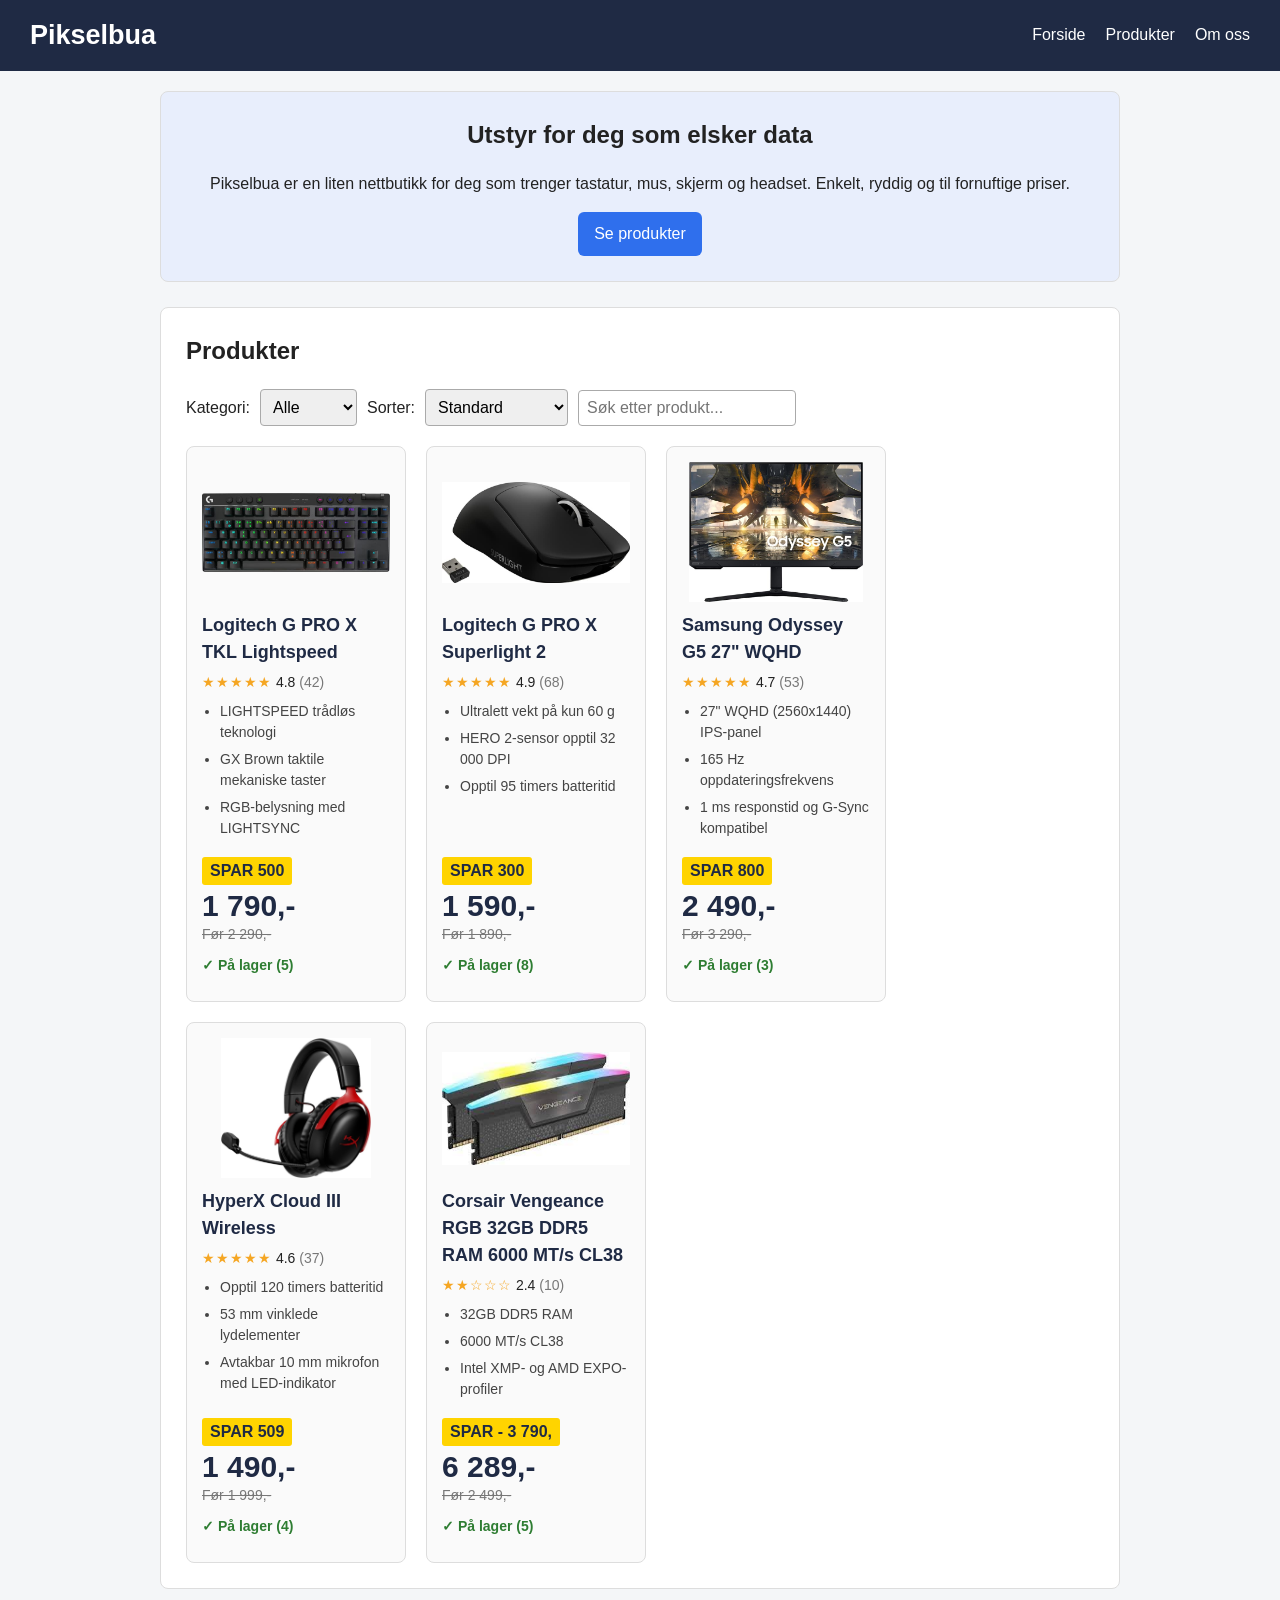
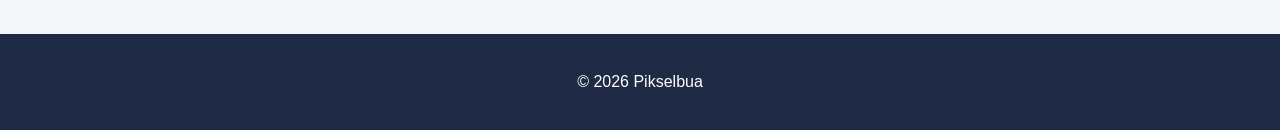
<file: index.html>
<!DOCTYPE html>
<html lang="no">
<head>
    <meta charset="UTF-8">
    <meta name="viewport" content="width=device-width, initial-scale=1.0">
    <title>Pikselbua datautstyr</title>
    <link rel="stylesheet" href="style.css">
</head>
<body>

    <header>
        <a href="index.html" id="logo">Pikselbua</a>
        <nav>
            <a href="#forside">Forside</a>
            <a href="#produkter">Produkter</a>
            <a href="#om-oss">Om oss</a>
        </nav>
    </header>

    <main>

        <section id="forside">
            <h2>Utstyr for deg som elsker data</h2>
            <p>Pikselbua er en liten nettbutikk for deg som trenger tastatur, mus, skjerm og headset. Enkelt, ryddig og til fornuftige priser.</p>
            <a class="knapp-lenke" href="#produkter">Se produkter</a>
        </section>

        <section id="produkter">
            <h2>Produkter</h2>

            <div class="verktoy">
                <label for="kategori">Kategori:</label>
                <select id="kategori">
                    <option value="alle">Alle</option>
                    <option value="tilbehør">Tilbehør</option>
                    <option value="skjerm">Skjerm</option>
                    <option value="lyd">Lyd</option>
                    <option value="ram">RAM</option>
                </select>

                <label for="sortering">Sorter:</label>
                <select id="sortering">
                    <option value="standard">Standard</option>
                    <option value="lav">Pris: lav til høy</option>
                    <option value="høy">Pris: høy til lav</option>
                </select>

                <input type="text" id="sok" placeholder="Søk etter produkt...">
            </div>

            <div id="produktliste" class="produktliste">
                <a href="produkt.html?id=1" class="produkt" data-id="1" data-kategori="tilbehør" data-pris="1790">
                    <img src="bilder/tastatur.jpg" alt="Logitech G PRO X TKL Lightspeed">
                    <h3>Logitech G PRO X TKL Lightspeed</h3>
                    <p class="vurdering">
                        <span class="stjerner">★★★★★</span> 4.8 <span class="antall-vurd">(42)</span>
                    </p>
                    <ul class="spesifikasjoner">
                        <li>LIGHTSPEED trådløs teknologi</li>
                        <li>GX Brown taktile mekaniske taster</li>
                        <li>RGB-belysning med LIGHTSYNC</li>
                    </ul>
                    <div class="prisboks">
                        <span class="spar">SPAR 500</span>
                        <p class="pris">1 790,-</p>
                        <p class="forpris">Før 2 290,-</p>
                    </div>
                    <p class="lagerstatus paa-lager">✓ På lager (5)</p>
                </a>

                <a href="produkt.html?id=2" class="produkt" data-id="2" data-kategori="tilbehør" data-pris="1590">
                    <img src="bilder/mus.jpg" alt="Logitech G PRO X Superlight 2">
                    <h3>Logitech G PRO X Superlight 2</h3>
                    <p class="vurdering">
                        <span class="stjerner">★★★★★</span> 4.9 <span class="antall-vurd">(68)</span>
                    </p>
                    <ul class="spesifikasjoner">
                        <li>Ultralett vekt på kun 60 g</li>
                        <li>HERO 2-sensor opptil 32 000 DPI</li>
                        <li>Opptil 95 timers batteritid</li>
                    </ul>
                    <div class="prisboks">
                        <span class="spar">SPAR 300</span>
                        <p class="pris">1 590,-</p>
                        <p class="forpris">Før 1 890,-</p>
                    </div>
                    <p class="lagerstatus paa-lager">✓ På lager (8)</p>
                </a>

                <a href="produkt.html?id=3" class="produkt" data-id="3" data-kategori="skjerm" data-pris="2490">
                    <img src="bilder/skjerm.jpg" alt="Samsung Odyssey G5 27&quot; WQHD">
                    <h3>Samsung Odyssey G5 27" WQHD</h3>
                    <p class="vurdering">
                        <span class="stjerner">★★★★★</span> 4.7 <span class="antall-vurd">(53)</span>
                    </p>
                    <ul class="spesifikasjoner">
                        <li>27" WQHD (2560x1440) IPS-panel</li>
                        <li>165 Hz oppdateringsfrekvens</li>
                        <li>1 ms responstid og G-Sync kompatibel</li>
                    </ul>
                    <div class="prisboks">
                        <span class="spar">SPAR 800</span>
                        <p class="pris">2 490,-</p>
                        <p class="forpris">Før 3 290,-</p>
                    </div>
                    <p class="lagerstatus paa-lager">✓ På lager (3)</p>
                </a>

                <a href="produkt.html?id=4" class="produkt" data-id="4" data-kategori="lyd" data-pris="1490">
                    <img src="bilder/headset.jpg" alt="HyperX Cloud III Wireless">
                    <h3>HyperX Cloud III Wireless</h3>
                    <p class="vurdering">
                        <span class="stjerner">★★★★★</span> 4.6 <span class="antall-vurd">(37)</span>
                    </p>
                    <ul class="spesifikasjoner">
                        <li>Opptil 120 timers batteritid</li>
                        <li>53 mm vinklede lydelementer</li>
                        <li>Avtakbar 10 mm mikrofon med LED-indikator</li>
                    </ul>
                    <div class="prisboks">
                        <span class="spar">SPAR 509</span>
                        <p class="pris">1 490,-</p>
                        <p class="forpris">Før 1 999,-</p>
                    </div>
                    <p class="lagerstatus paa-lager">✓ På lager (4)</p>
                </a>

                <a href="produkt.html?id=5" class="produkt" data-id="5" data-kategori="ram" data-pris="6289">
                    <img src="bilder/ram.jpg" alt="Corsair Vengeance RGB 32GB DDR5">
                    <h3>Corsair Vengeance RGB 32GB DDR5 RAM 6000 MT/s CL38</h3> 
                    <p class="vurdering">
                        <span class="stjerner">★★☆☆☆</span> 2.4 <span class="antall-vurd">(10)</span>
                    </p>
                    <ul class="spesifikasjoner">
                        <li>32GB DDR5 RAM</li>
                        <li>6000 MT/s CL38</li>
                        <li>Intel XMP- og AMD EXPO-profiler</li>
                    </ul>
                    <div class="prisboks">
                        <span class="spar">SPAR - 3 790,</span>
                        <p class="pris">6 289,-</p>
                        <p class="forpris">Før 2 499,-</p>
                    </div>
                    <p class="lagerstatus paa-lager">✓ På lager (5)</p>
                </a>
            </div>

            <p id="ingenTreff" style="display: none;">Fant ingen produkter.</p>
        </section>

    </main>

    <footer>
        <p>&copy; 2026 Pikselbua</p>
    </footer>

    <script src="script.js"></script>
</body>
</html>
</file>
<file: style.css>
* {
    box-sizing: border-box;
}

body {
    margin: 0;
    font-family: Arial, Helvetica, sans-serif;
    font-size: 16px;
    background-color: #f4f6f8;
    color: #222;
    line-height: 1.5;
}

h1, h2, h3 {
    margin-top: 0;
}

#logo {
    font-size: 3vh;
    font-weight: bold;
    color: white;
    text-decoration: none;
}

header {
    background-color: #1f2a44;
    color: white;
    padding: 15px 30px;
    display: flex;
    justify-content: space-between;
    align-items: center;
    flex-wrap: wrap;
    gap: 10px;
}

nav {
    display: flex;
    gap: 20px;
    flex-wrap: wrap;
}

nav a {
    color: white;
    text-decoration: none;
}

nav a:hover {
    text-decoration: underline;
}

main {
    max-width: 1000px;
    margin: 0 auto;
    padding: 20px;
}

section {
    background-color: white;
    padding: 25px;
    margin-bottom: 25px;
    border-radius: 8px;
    border: 1px solid #ddd;
}

#forside {
    background-color: #e8eefc;
    text-align: center;
}

button, .knapp-lenke, #produktKjop {
    background-color: #2f6fed;
    color: white;
    border: none;
    padding: 10px 16px;
    border-radius: 6px;
    cursor: pointer;
    font-size: 16px;
    text-decoration: none;
    display: inline-block;
}

#produktKjop {
    margin-top: 2vh;
    margin-bottom: 2vh;
}

button:hover, .knapp-lenke:hover, #produktKjop:hover {
    background-color: #1d54c4;
}

.verktoy {
    display: flex;
    flex-wrap: wrap;
    gap: 10px;
    align-items: center;
    margin-bottom: 20px;
}

.verktoy select, .verktoy input {
    padding: 8px;
    border: 1px solid #aaa;
    border-radius: 4px;
    font-size: 16px;
}

.produktliste {
    display: flex;
    flex-wrap: wrap;
    gap: 20px;
}

.produkt {
    width: 220px;
    display: flex;
    flex-direction: column;
    border: 1px solid #ddd;
    border-radius: 8px;
    padding: 15px;
    background-color: #fafafa;
    text-align: left;
}

a.produkt {
    text-decoration: none;
    color: inherit;
}

.produkt:hover {
    box-shadow: 0px 4px 8px #ccc;
}

.produkt img {
    width: 100%;
    height: 140px;
    object-fit: contain;
    margin-bottom: 10px;
    border-radius: 4px;
}

.produkt h3 {
    margin: 0 0 6px;
    font-size: 18px;
    color: #1f2a44;
}

.vurdering {
    margin: 0 0 8px;
    font-size: 14px;
}

.stjerner {
    color: #f5a623;
    letter-spacing: 1px;
}

.antall-vurd {
    color: #777;
}

.spesifikasjoner {
    margin: 0 0 12px;
    padding-left: 18px;
    font-size: 14px;
    color: #444;
}

.spesifikasjoner li {
    margin-bottom: 6px;
}

.prisboks {
    margin-top: auto;
}

.produkt-side-info .prisboks {
    margin: 15px 0;
}

.spar {
    display: inline-block;
    background-color: #ffd400;
    color: #1f2a44;
    font-weight: bold;
    padding: 2px 8px;
    border-radius: 3px;
    margin-bottom: 4px;
}

.pris {
    margin: 0;
    font-size: 30px;
    font-weight: bold;
    color: #1f2a44;
    line-height: 1.1;
}

.forpris {
    margin: 2px 0 0;
    font-size: 14px;
    color: #777;
    text-decoration: line-through;
}

.lagerstatus {
    margin: 10px 0;
    font-size: 14px;
    font-weight: bold;
}

.paa-lager {
    color: #2e7d32;
}

.utsolgt {
    color: #c0392b;
}

#produktdetalj .knapp-lenke {
    margin-bottom: 25px;
}

.produkt-side {
    display: flex;
    gap: 30px;
    flex-wrap: wrap;
    align-items: flex-start;
}

.produkt-side-bilde {
    width: 350px;
    max-width: 100%;
}

.produkt-side-bilde img {
    width: 100%;
    height: auto;
    max-height: 350px;
    object-fit: contain;
    border-radius: 8px;
    border: 1px solid #ddd;
    background-color: #fafafa;
    padding: 20px;
    display: block;
}

.produkt-side-info {
    flex: 1;
    min-width: 280px;
}

.produkt-side-info h2 {
    font-size: 28px;
    color: #1f2a44;
    margin-bottom: 10px;
}

.produkt-side-info h3 {
    margin: 20px 0 10px 0;
    font-size: 18px;
    color: #1f2a44;
}

.beskrivelse {
    font-size: 16px;
    line-height: 1.5;
    margin: 15px 0;
    color: #333;
}

footer {
    background-color: #1f2a44;
    color: white;
    text-align: center;
    padding: 20px;
}

@media (max-width: 600px) {
    header {
        flex-direction: column;
        align-items: flex-start;
    }

    main {
        padding: 10px;
    }

    .produkt {
        width: 100%;
    }

    .produkt-side-bilde,
    .produkt-side-info {
        width: 100%;
    }
}
</file>
